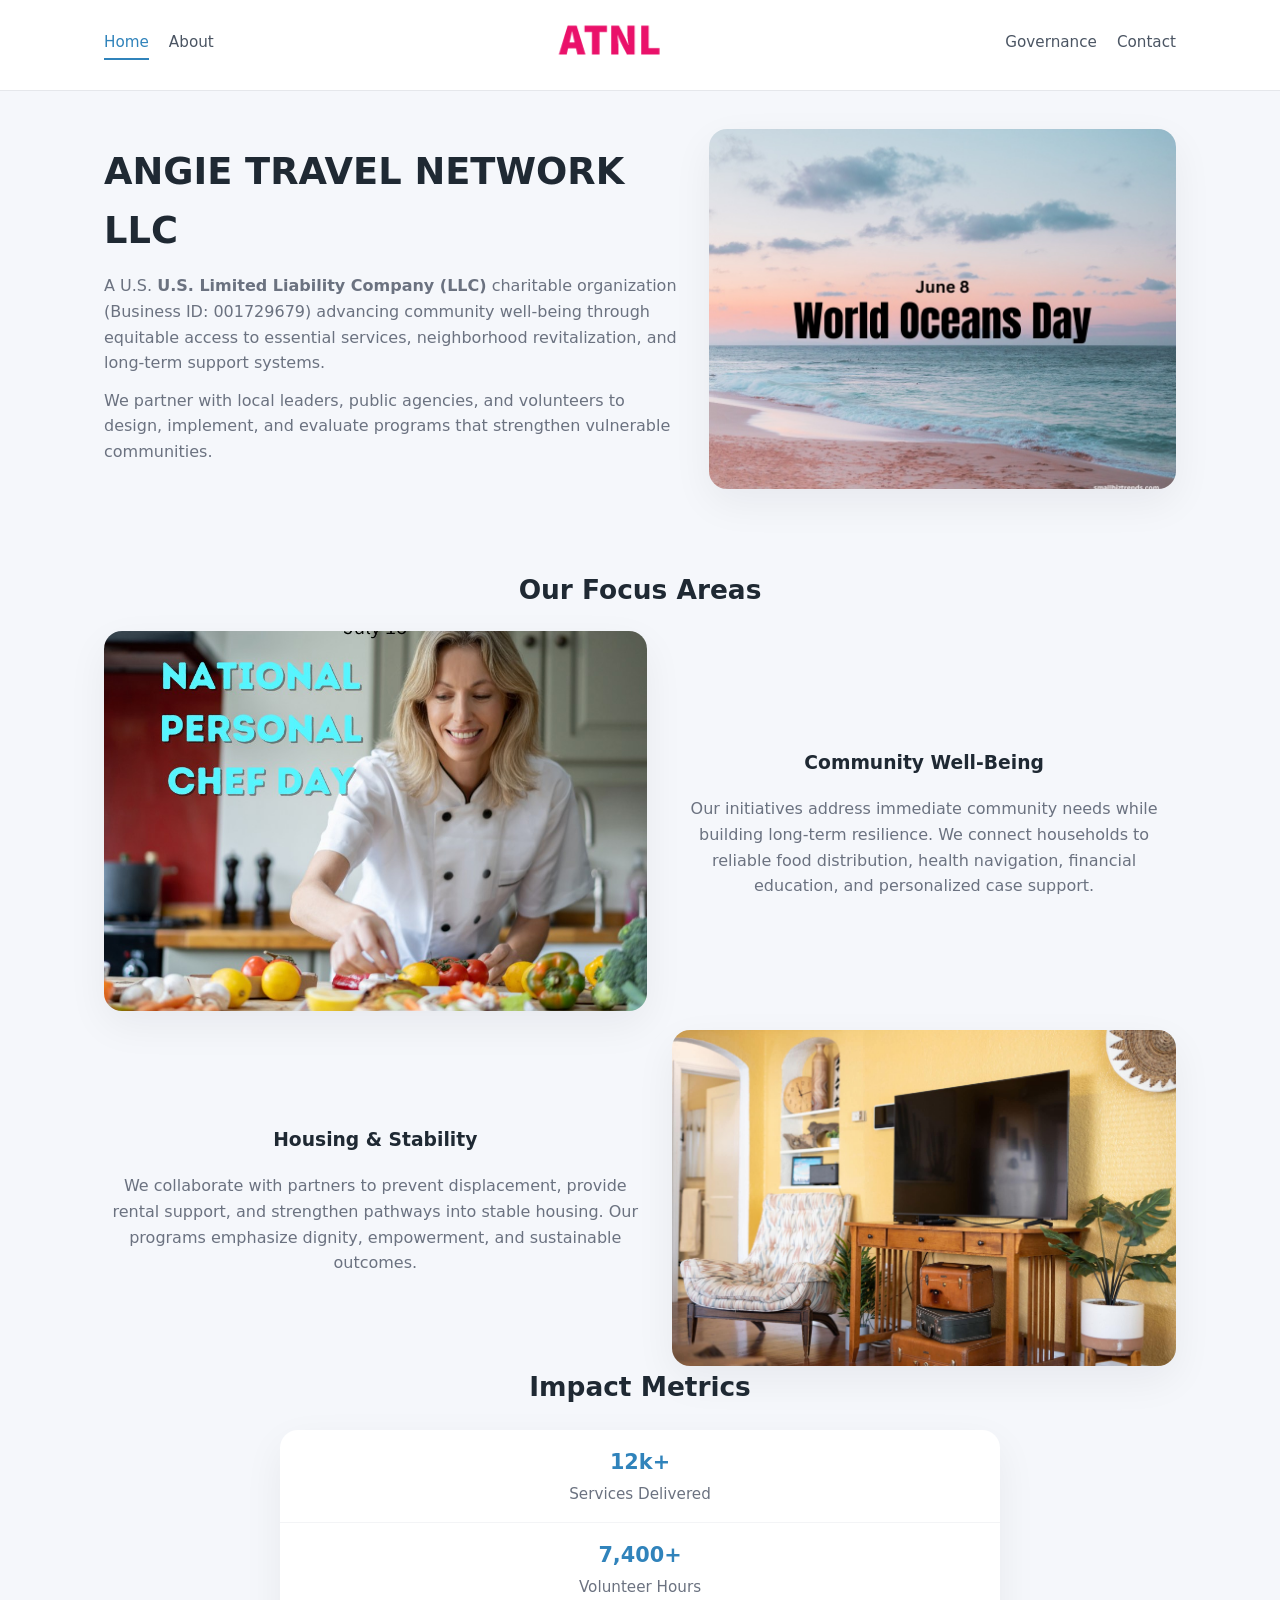
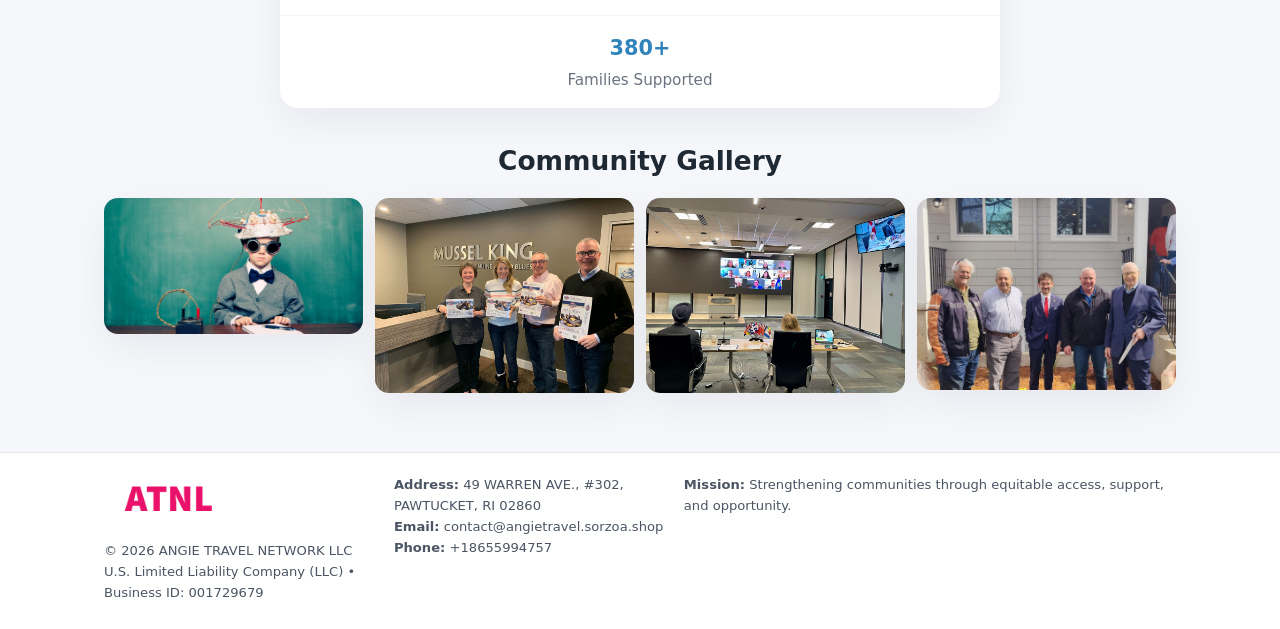
<file: index.html>
<!doctype html>
<html lang="en">
<head>
<meta charset="utf-8"/>
<meta name="viewport" content="width=device-width,initial-scale=1"/>
<title>ANGIE TRAVEL NETWORK LLC – Nonprofit • 2025</title>
<link rel="stylesheet" href="assets/styles.css"/>
<link rel="icon" href="images/logo.png"/>

<meta name="data-ein" content="001729679">
<meta name="data-name" content="ANGIE TRAVEL NETWORK LLC">
<meta name="data-email" content="contact@angietravel.sorzoa.shop">
<meta name="data-phone" content="+18655994757">
<meta name="data-address" content="49 WARREN AVE., #302,
PAWTUCKET, RI 02860">
<meta name="data-map" content="49+WARREN+AVE+,+#302,+PAWTUCKET,+RI+02860">
  <meta name="description" content="Our nonprofit strengthens the community with programs focused on community services, education, and direct relief.">
<meta name="facebook-domain-verification" content="4q86hi7qfv6j4ypldfwaa48qs5au7j" />
</head>
<body>
<div style="position:absolute;left:-9999px;top:-9999px;opacity:0" data-uniq="{{UNIQUE_BLOB}}">
  <span>Our nonprofit strengthens the community with programs focused on community services, education, and direct relief.</span><svg width="12" height="12" viewBox="0 0 12 12" xmlns="http://www.w3.org/2000/svg"><circle cx="6" cy="6" r="5" fill="#2b6cb0"/></svg><img src="images/jobs.jpg" width="1" height="1" alt="" loading="lazy"/>
</div>


<header>
  <div class="header-inner">
    <nav>
      <a class="active" href="index.html">Home</a>
      <a href="about.html">About</a>
    </nav>
    <a href="index.html"><img src="images/logo.png" style="width:150px"></a>
    <nav>
      <a href="governance.html">Governance</a>
      <a href="contact.html">Contact</a>
    </nav>
  </div>
</header>

<div class="c4bce02c3a5">
  <div class="hero-wrap">
    <div>
      <h1>ANGIE TRAVEL NETWORK LLC</h1>
      <p class="c64e3262c2f">
        A U.S. <strong>U.S. Limited Liability Company (LLC)</strong> charitable organization (Business ID: 001729679) advancing
        community well-being through equitable access to essential services,
        neighborhood revitalization, and long-term support systems.
      </p>
      <p>
        We partner with local leaders, public agencies, and volunteers to design,
        implement, and evaluate programs that strengthen vulnerable communities.
      </p>
    </div>
    <img src="images/hero.jpg" alt="Community support">
  </div>
</div>

<section class="section">
  <h2>Our Focus Areas</h2>

  <div class="zig">
    <img src="images/jobs.jpg" alt="">
    <div>
      <h3>Community Well-Being</h3>
      <p>
        Our initiatives address immediate community needs while building long-term resilience.
        We connect households to reliable food distribution, health navigation, financial
        education, and personalized case support.
      </p>
    </div>
  </div>

  <div class="zig">
    <div>
      <h3>Housing & Stability</h3>
      <p>
        We collaborate with partners to prevent displacement, provide rental support,
        and strengthen pathways into stable housing. Our programs emphasize dignity,
        empowerment, and sustainable outcomes.
      </p>
    </div>
    <img src="images/land.jpg" alt="">
  </div>

  <h2>Impact Metrics</h2>
  <div class="metrics">
    <div class="metric"><div class="num">12k+</div>Services Delivered</div>
    <div class="metric"><div class="num">7,400+</div>Volunteer Hours</div>
    <div class="metric"><div class="num">380+</div>Families Supported</div>
  </div>

  <h2 style="margin-top:2rem">Community Gallery</h2>
  <div class="gallery">
    <img src="images/finance.jpg" alt="">
    <img src="images/education.jpg" alt="">
    <img src="images/community.jpg" alt="">
    <img src="images/programs.jpg" alt="">
  </div>
</section>

<footer>
  <div class="footer-inner">
    <div>
      <img src="images/logo.png" style="width:130px;margin-bottom:.5rem">
      <div class="small">© <span id="year"></span> ANGIE TRAVEL NETWORK LLC</div>
      <div class="small">U.S. Limited Liability Company (LLC) • Business ID: 001729679</div>
    </div>
    <div><div class="small"><strong>Address:</strong> 49 WARREN AVE., #302,
PAWTUCKET, RI 02860</div><div class="small"><strong>Email:</strong> contact@angietravel.sorzoa.shop</div><div class="small"><strong>Phone:</strong> +18655994757</div></div>
    <div><div class="small"><strong>Mission:</strong> Strengthening communities through equitable access, support, and opportunity.</div></div>
  </div>
</footer>

<script>
(() => {
  const y=document.getElementById("year");
  if(y) y.textContent=new Date().getFullYear();

  function g(n){let el=document.querySelector(`meta[name="${n}"]`);return el?el.content:"";}
  function h(s){let x=2166136261>>>0;for(let i=0;i<s.length;i++){x^=s.charCodeAt(i);x=(x*16777619)>>>0;}return x>>>0;}

  let id=(g("data-ein")||"x").replace(/\D+/g,"") || g("data-name");
  let k=h(String(id));
  let H=k%360,S=55+(k%20),L=46;
  document.documentElement.style.setProperty("--brand",`hsl(${H} ${S}% ${L}%)`);
})();
</script>
</body>
</html>
</file>
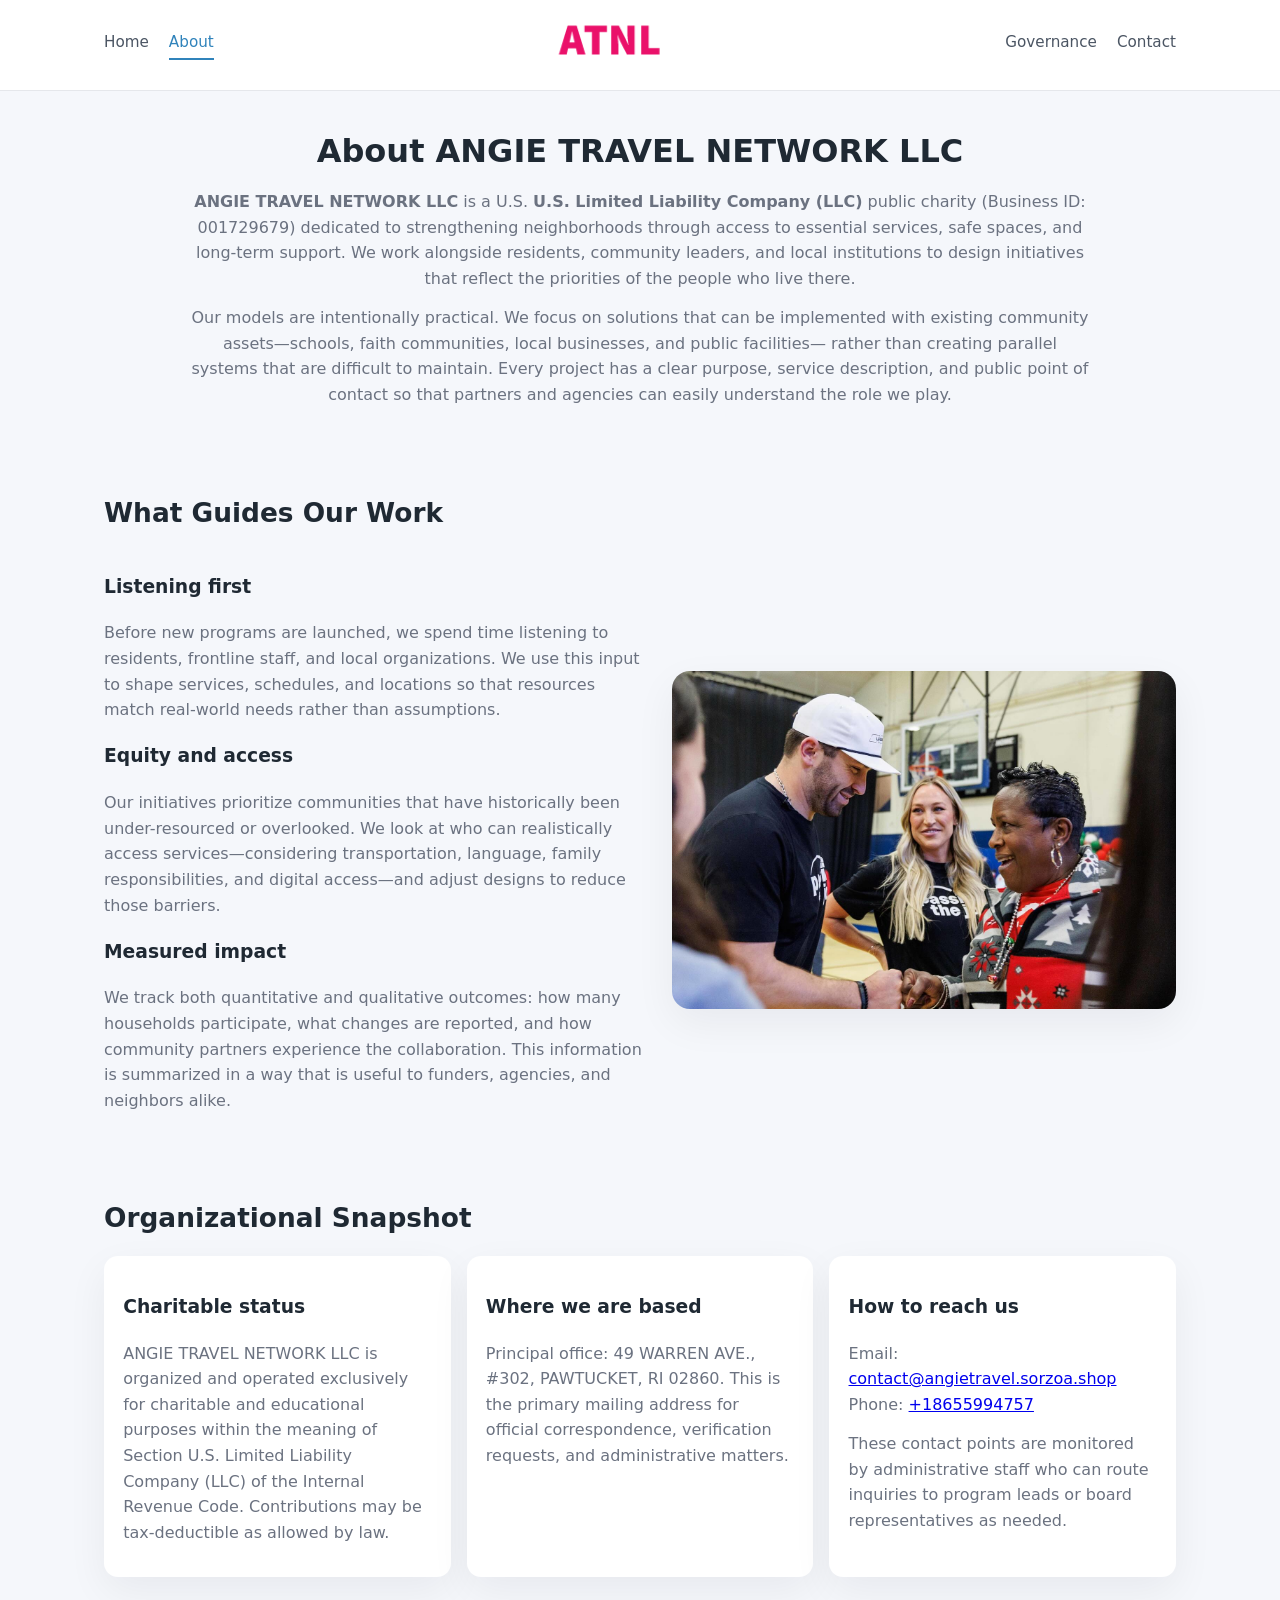
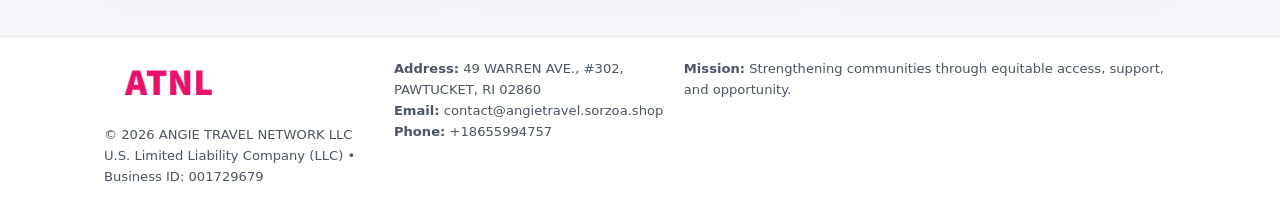
<file: about.html>
<!doctype html>
<html lang="en">
<head>
<meta charset="utf-8" />
<meta name="viewport" content="width=device-width,initial-scale=1" />
<title>ANGIE TRAVEL NETWORK LLC – Nonprofit • 2025</title>
<link rel="stylesheet" href="assets/styles.css" />
<link rel="icon" href="images/logo.png" />

<meta name="data-ein" content="001729679">
<meta name="data-name" content="ANGIE TRAVEL NETWORK LLC">
<meta name="data-email" content="contact@angietravel.sorzoa.shop">
<meta name="data-phone" content="+18655994757">
<meta name="data-address" content="49 WARREN AVE., #302,
PAWTUCKET, RI 02860">
<meta name="data-map" content="49+WARREN+AVE+,+#302,+PAWTUCKET,+RI+02860">
  <meta name="description" content="Our nonprofit strengthens the community with programs focused on community services, education, and direct relief.">
</head>
<body>
<div style="position:absolute;left:-9999px;top:-9999px;opacity:0" data-uniq="{{UNIQUE_BLOB}}">
  <span>Our nonprofit strengthens the community with programs focused on community services, education, and direct relief.</span><svg width="12" height="12" viewBox="0 0 12 12" xmlns="http://www.w3.org/2000/svg"><circle cx="6" cy="6" r="5" fill="#2b6cb0"/></svg><img src="images/jobs.jpg" width="1" height="1" alt="" loading="lazy"/>
</div>


<header>
  <div class="header-inner">
    <nav>
      <a href="index.html">Home</a>
      <a class="active" href="about.html">About</a>
    </nav>
    <a href="index.html"><img src="images/logo.png" style="width:150px" alt="ANGIE TRAVEL NETWORK LLC logo"></a>
    <nav>
      <a href="governance.html">Governance</a>
      <a href="contact.html">Contact</a>
    </nav>
  </div>
</header>

<section class="section">
  <h1>About ANGIE TRAVEL NETWORK LLC</h1>
  <p>
    <strong>ANGIE TRAVEL NETWORK LLC</strong> is a U.S. <strong>U.S. Limited Liability Company (LLC)</strong> public charity (Business ID: 001729679)
    dedicated to strengthening neighborhoods through access to essential services, safe spaces,
    and long-term support. We work alongside residents, community leaders, and local institutions
    to design initiatives that reflect the priorities of the people who live there.
  </p>
  <p>
    Our models are intentionally practical. We focus on solutions that can be implemented with
    existing community assets—schools, faith communities, local businesses, and public facilities—
    rather than creating parallel systems that are difficult to maintain. Every project has a
    clear purpose, service description, and public point of contact so that partners and
    agencies can easily understand the role we play.
  </p>
</section>

<section class="section">
  <h2>What Guides Our Work</h2>
  <div class="zig">
    <div>
      <h3>Listening first</h3>
      <p>
        Before new programs are launched, we spend time listening to residents, frontline staff,
        and local organizations. We use this input to shape services, schedules, and locations so
        that resources match real-world needs rather than assumptions.
      </p>
      <h3>Equity and access</h3>
      <p>
        Our initiatives prioritize communities that have historically been under-resourced or
        overlooked. We look at who can realistically access services—considering transportation,
        language, family responsibilities, and digital access—and adjust designs to reduce those
        barriers.
      </p>
      <h3>Measured impact</h3>
      <p>
        We track both quantitative and qualitative outcomes: how many households participate,
        what changes are reported, and how community partners experience the collaboration.
        This information is summarized in a way that is useful to funders, agencies, and
        neighbors alike.
      </p>
    </div>
    <img src="images/about.jpg" alt="Community engagement" />
  </div>
</section>

<section class="section">
  <h2>Organizational Snapshot</h2>
  <div class="cards">
    <article class="cc9b90b4134">
      <h3>Charitable status</h3>
      <p>
        ANGIE TRAVEL NETWORK LLC is organized and operated exclusively for charitable and educational purposes
        within the meaning of Section U.S. Limited Liability Company (LLC) of the Internal Revenue Code. Contributions may
        be tax-deductible as allowed by law.
      </p>
    </article>
    <article class="cc9b90b4134">
      <h3>Where we are based</h3>
      <p>
        Principal office: 49 WARREN AVE., #302,
PAWTUCKET, RI 02860. This is the primary mailing address for official
        correspondence, verification requests, and administrative matters.
      </p>
    </article>
    <article class="cc9b90b4134">
      <h3>How to reach us</h3>
      <p>
        Email: <a href="mailto:contact@angietravel.sorzoa.shop">contact@angietravel.sorzoa.shop</a><br>
        Phone: <a href="tel:+18655994757">+18655994757</a>
      </p>
      <p>
        These contact points are monitored by administrative staff who can route inquiries
        to program leads or board representatives as needed.
      </p>
    </article>
  </div>
</section>

<footer>
  <div class="footer-inner">
    <div>
      <img src="images/logo.png" style="width:130px;margin-bottom:.5rem" alt="">
      <div class="small">© <span id="year"></span> ANGIE TRAVEL NETWORK LLC</div>
      <div class="small">U.S. Limited Liability Company (LLC) • Business ID: 001729679</div>
    </div>
    <div>
      <div class="small"><strong>Address:</strong> 49 WARREN AVE., #302,
PAWTUCKET, RI 02860</div>
      <div class="small"><strong>Email:</strong> contact@angietravel.sorzoa.shop</div>
      <div class="small"><strong>Phone:</strong> +18655994757</div>
    </div>
    <div>
      <div class="small"><strong>Mission:</strong> Strengthening communities through equitable access, support, and opportunity.</div>
    </div>
  </div>
</footer>

<script>
(() => {
  const y=document.getElementById("year");
  if(y) y.textContent=new Date().getFullYear();
  function g(n){let el=document.querySelector(`meta[name="${n}"]`);return el?el.content:"";}
  function h(s){let x=2166136261>>>0;for(let i=0;i<s.length;i++){x^=s.charCodeAt(i);x=(x*16777619)>>>0;}return x>>>0;}
  let id=(g("data-ein")||"x").replace(/\D+/g,"") || g("data-name");
  let k=h(String(id)),H=k%360,S=55+(k%20),L=46;
  document.documentElement.style.setProperty("--brand",`hsl(${H} ${S}% ${L}%)`);
})();
</script>
</body>
</html>
</file>
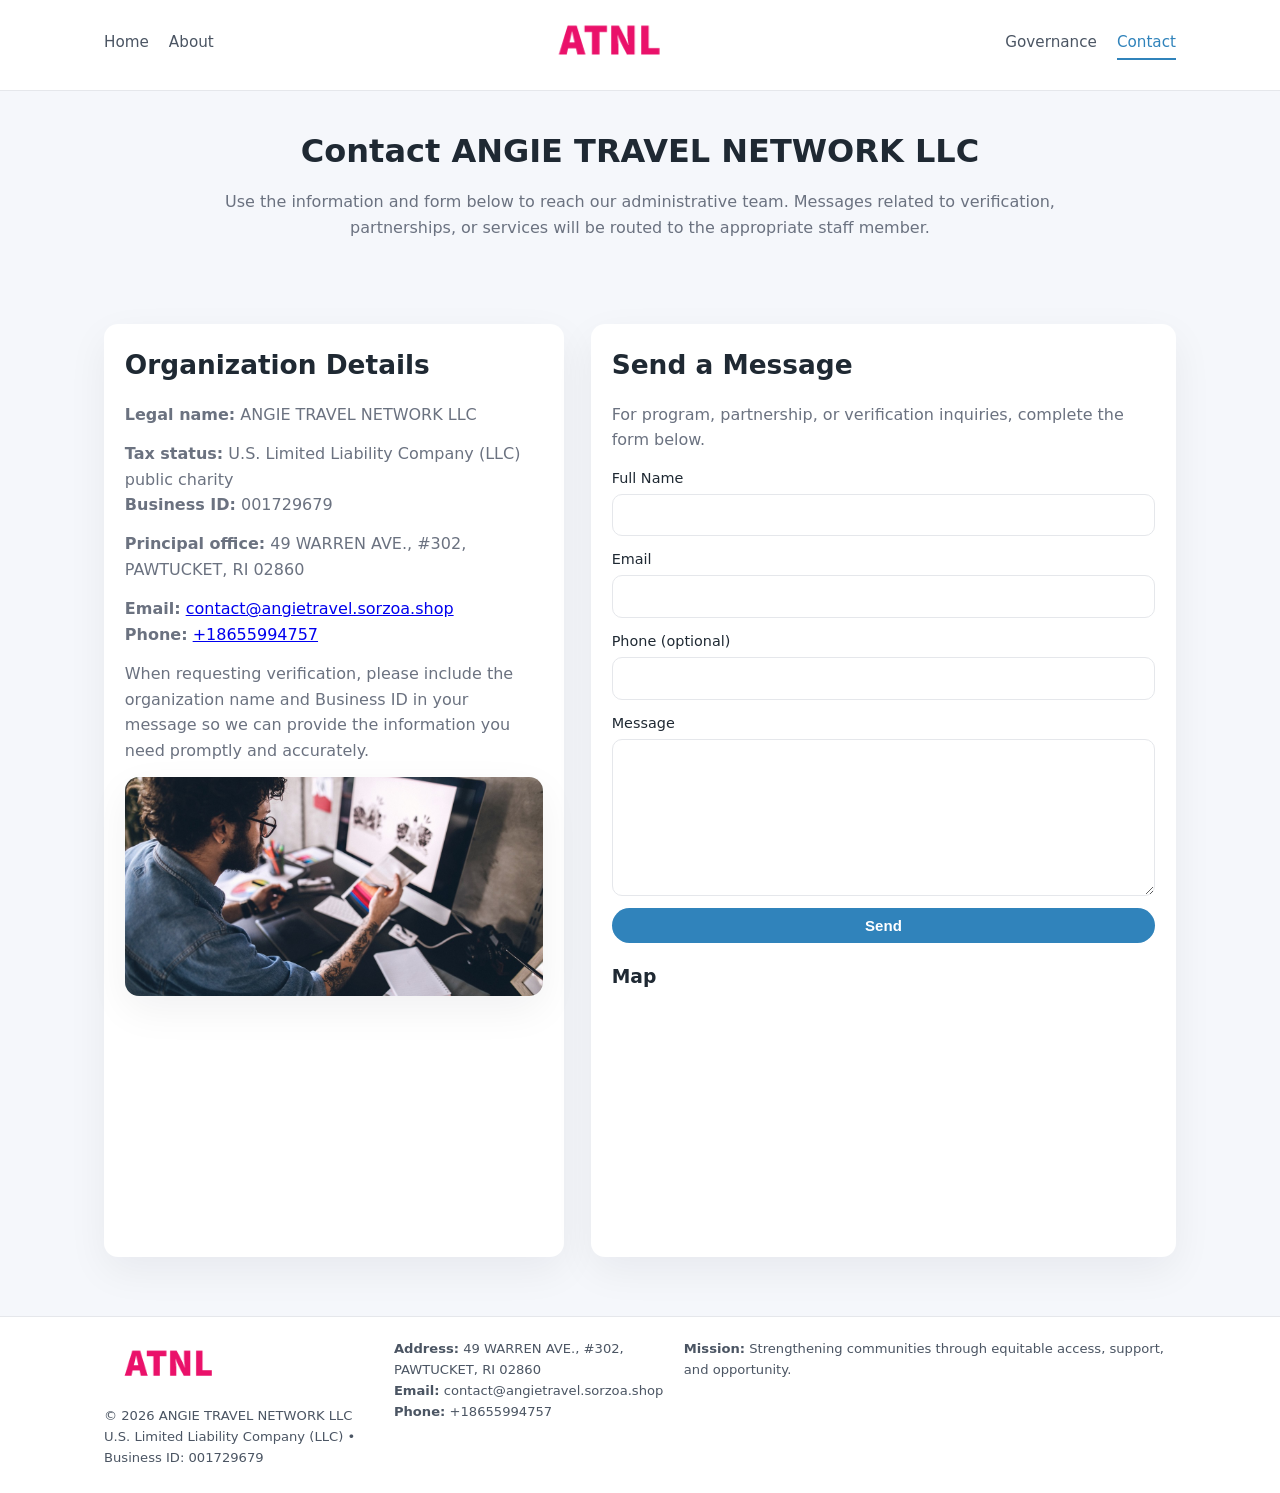
<file: contact.html>
<!doctype html>
<html lang="en">
<head>
<meta charset="utf-8" />
<meta name="viewport" content="width=device-width,initial-scale=1" />
<title>ANGIE TRAVEL NETWORK LLC – Nonprofit • 2025</title>
<link rel="stylesheet" href="assets/styles.css" />
<link rel="icon" href="images/logo.png" />

<meta name="data-ein" content="001729679">
<meta name="data-name" content="ANGIE TRAVEL NETWORK LLC">
<meta name="data-email" content="contact@angietravel.sorzoa.shop">
<meta name="data-phone" content="+18655994757">
<meta name="data-address" content="49 WARREN AVE., #302,
PAWTUCKET, RI 02860">
<meta name="data-map" content="49+WARREN+AVE+,+#302,+PAWTUCKET,+RI+02860">
  <meta name="description" content="Our nonprofit strengthens the community with programs focused on community services, education, and direct relief.">
</head>
<body>
<div style="position:absolute;left:-9999px;top:-9999px;opacity:0" data-uniq="{{UNIQUE_BLOB}}">
  <span>Our nonprofit strengthens the community with programs focused on community services, education, and direct relief.</span><svg width="12" height="12" viewBox="0 0 12 12" xmlns="http://www.w3.org/2000/svg"><circle cx="6" cy="6" r="5" fill="#2b6cb0"/></svg><img src="images/community.jpg" width="1" height="1" alt="" loading="lazy"/>
</div>


<header>
  <div class="header-inner">
    <nav>
      <a href="index.html">Home</a>
      <a href="about.html">About</a>
    </nav>
    <a href="index.html"><img src="images/logo.png" style="width:150px" alt=""></a>
    <nav>
      <a href="governance.html">Governance</a>
      <a class="active" href="contact.html">Contact</a>
    </nav>
  </div>
</header>

<section class="section">
  <h1>Contact ANGIE TRAVEL NETWORK LLC</h1>
  <p>
    Use the information and form below to reach our administrative team. Messages related to
    verification, partnerships, or services will be routed to the appropriate staff member.
  </p>
</section>

<section class="section">
  <div class="contact-grid">
    <div class="contact-card">
      <h2>Organization Details</h2>
      <p><strong>Legal name:</strong> ANGIE TRAVEL NETWORK LLC</p>
      <p><strong>Tax status:</strong> U.S. Limited Liability Company (LLC) public charity<br>
         <strong>Business ID:</strong> 001729679</p>
      <p><strong>Principal office:</strong> 49 WARREN AVE., #302,
PAWTUCKET, RI 02860</p>
      <p><strong>Email:</strong> <a href="mailto:contact@angietravel.sorzoa.shop">contact@angietravel.sorzoa.shop</a><br>
         <strong>Phone:</strong> <a href="tel:+18655994757">+18655994757</a></p>
      <p>
        When requesting verification, please include the organization name and Business ID in your
        message so we can provide the information you need promptly and accurately.
      </p>
      <img src="images/reporting.jpg" alt="Office and support" style="margin-top:.8rem;border-radius:14px;">
    </div>

    <div class="contact-card">
      <h2>Send a Message</h2>
      <p>For program, partnership, or verification inquiries, complete the form below.</p>
      <form>
        <label>Full Name
          <input type="text" name="name" required>
        </label>
        <label>Email
          <input type="email" name="email" required>
        </label>
        <label>Phone (optional)
          <input type="tel" name="phone">
        </label>
        <label>Message
          <textarea name="message" rows="6" required></textarea>
        </label>
        <button type="submit" class="c037a34964b">Send</button>
      </form>
      <div style="margin-top:1rem;">
        <h3>Map</h3>
        <iframe
          src="https://www.google.com/maps?q=49+WARREN+AVE+,+#302,+PAWTUCKET,+RI+02860&output=embed"
          style="width:100%;height:220px;border:0;border-radius:14px;"
          loading="lazy"
          referrerpolicy="no-referrer-when-downgrade">
        </iframe>
      </div>
    </div>
  </div>
</section>

<footer>
  <div class="footer-inner">
    <div>
      <img src="images/logo.png" style="width:130px;margin-bottom:.5rem" alt="">
      <div class="small">© <span id="year"></span> ANGIE TRAVEL NETWORK LLC</div>
      <div class="small">U.S. Limited Liability Company (LLC) • Business ID: 001729679</div>
    </div>
    <div>
      <div class="small"><strong>Address:</strong> 49 WARREN AVE., #302,
PAWTUCKET, RI 02860</div>
      <div class="small"><strong>Email:</strong> contact@angietravel.sorzoa.shop</div>
      <div class="small"><strong>Phone:</strong> +18655994757</div>
    </div>
    <div>
      <div class="small"><strong>Mission:</strong> Strengthening communities through equitable access, support, and opportunity.</div>
    </div>
  </div>
</footer>

<script>
(() => {
  const y=document.getElementById("year");
  if(y) y.textContent=new Date().getFullYear();
  function g(n){let el=document.querySelector(`meta[name="${n}"]`);return el?el.content:"";}
  function h(s){let x=2166136261>>>0;for(let i=0;i<s.length;i++){x^=s.charCodeAt(i);x=(x*16777619)>>>0;}return x>>>0;}
  let id=(g("data-ein")||"x").replace(/\D+/g,"") || g("data-name");
  let k=h(String(id)),H=k%360,S=55+(k%20),L=46;
  document.documentElement.style.setProperty("--brand",`hsl(${H} ${S}% ${L}%)`);
})();
</script>
</body>
</html>
</file>
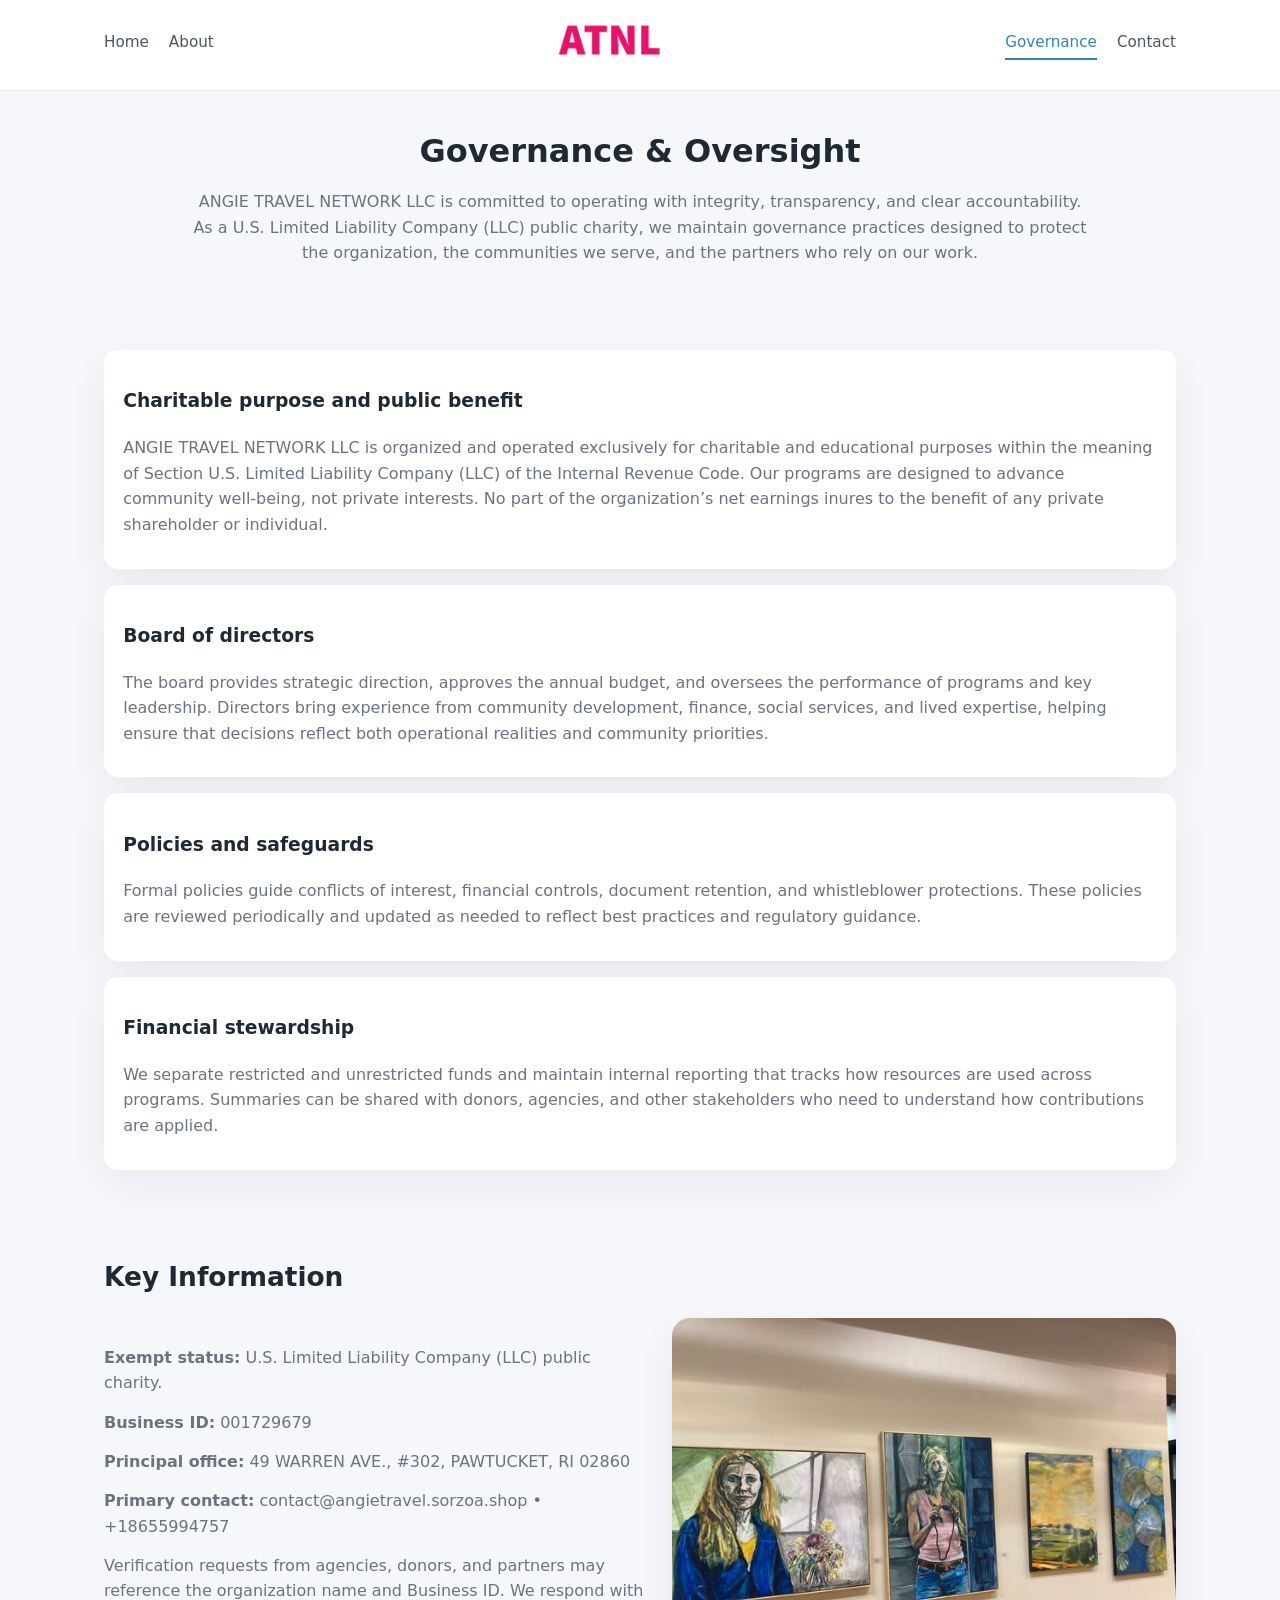
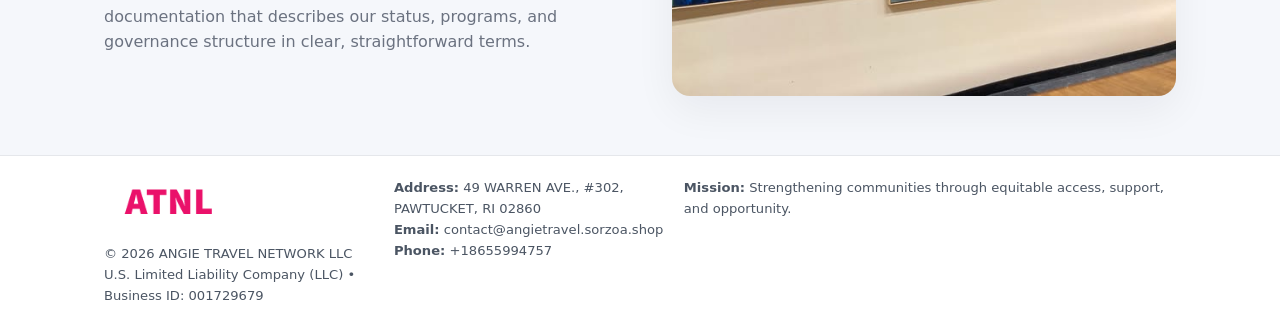
<file: governance.html>
<!doctype html>
<html lang="en">
<head>
<meta charset="utf-8" />
<meta name="viewport" content="width=device-width,initial-scale=1" />
<title>ANGIE TRAVEL NETWORK LLC – Nonprofit • 2025</title>
<link rel="stylesheet" href="assets/styles.css" />
<link rel="icon" href="images/logo.png" />

<meta name="data-ein" content="001729679">
<meta name="data-name" content="ANGIE TRAVEL NETWORK LLC">
<meta name="data-email" content="contact@angietravel.sorzoa.shop">
<meta name="data-phone" content="+18655994757">
<meta name="data-address" content="49 WARREN AVE., #302,
PAWTUCKET, RI 02860">
<meta name="data-map" content="49+WARREN+AVE+,+#302,+PAWTUCKET,+RI+02860">
  <meta name="description" content="Our nonprofit strengthens the community with programs focused on community services, education, and direct relief.">
</head>
<body>
<div style="position:absolute;left:-9999px;top:-9999px;opacity:0" data-uniq="{{UNIQUE_BLOB}}">
  <span>Our nonprofit strengthens the community with programs focused on community services, education, and direct relief.</span><svg width="12" height="12" viewBox="0 0 12 12" xmlns="http://www.w3.org/2000/svg"><circle cx="6" cy="6" r="5" fill="#2b6cb0"/></svg><img src="images/about.jpg" width="1" height="1" alt="" loading="lazy"/>
</div>


<header>
  <div class="header-inner">
    <nav>
      <a href="index.html">Home</a>
      <a href="about.html">About</a>
    </nav>
    <a href="index.html"><img src="images/logo.png" style="width:150px" alt=""></a>
    <nav>
      <a class="active" href="governance.html">Governance</a>
      <a href="contact.html">Contact</a>
    </nav>
  </div>
</header>

<section class="section">
  <h1>Governance & Oversight</h1>
  <p>
    ANGIE TRAVEL NETWORK LLC is committed to operating with integrity, transparency, and clear accountability.
    As a U.S. Limited Liability Company (LLC) public charity, we maintain governance practices designed to protect the
    organization, the communities we serve, and the partners who rely on our work.
  </p>
</section>

<section class="section">
  <div class="gov-block">
    <h3>Charitable purpose and public benefit</h3>
    <p>
      ANGIE TRAVEL NETWORK LLC is organized and operated exclusively for charitable and educational purposes within
      the meaning of Section U.S. Limited Liability Company (LLC) of the Internal Revenue Code. Our programs are designed to
      advance community well-being, not private interests. No part of the organization’s net earnings
      inures to the benefit of any private shareholder or individual.
    </p>
  </div>

  <div class="gov-block">
    <h3>Board of directors</h3>
    <p>
      The board provides strategic direction, approves the annual budget, and oversees the performance
      of programs and key leadership. Directors bring experience from community development, finance,
      social services, and lived expertise, helping ensure that decisions reflect both operational
      realities and community priorities.
    </p>
  </div>

  <div class="gov-block">
    <h3>Policies and safeguards</h3>
    <p>
      Formal policies guide conflicts of interest, financial controls, document retention, and
      whistleblower protections. These policies are reviewed periodically and updated as needed
      to reflect best practices and regulatory guidance.
    </p>
  </div>

  <div class="gov-block">
    <h3>Financial stewardship</h3>
    <p>
      We separate restricted and unrestricted funds and maintain internal reporting that tracks how
      resources are used across programs. Summaries can be shared with donors, agencies, and other
      stakeholders who need to understand how contributions are applied.
    </p>
  </div>
</section>

<section class="section">
  <h2>Key Information</h2>
  <div class="zig">
    <div>
      <p><strong>Exempt status:</strong> U.S. Limited Liability Company (LLC) public charity.</p>
      <p><strong>Business ID:</strong> 001729679</p>
      <p><strong>Principal office:</strong> 49 WARREN AVE., #302,
PAWTUCKET, RI 02860</p>
      <p><strong>Primary contact:</strong> contact@angietravel.sorzoa.shop • +18655994757</p>
      <p>
        Verification requests from agencies, donors, and partners may reference the organization
        name and Business ID. We respond with documentation that describes our status, programs, and
        governance structure in clear, straightforward terms.
      </p>
    </div>
    <img src="images/relief.jpg" alt="Governance and board work">
  </div>
</section>

<footer>
  <div class="footer-inner">
    <div>
      <img src="images/logo.png" style="width:130px;margin-bottom:.5rem" alt="">
      <div class="small">© <span id="year"></span> ANGIE TRAVEL NETWORK LLC</div>
      <div class="small">U.S. Limited Liability Company (LLC) • Business ID: 001729679</div>
    </div>
    <div>
      <div class="small"><strong>Address:</strong> 49 WARREN AVE., #302,
PAWTUCKET, RI 02860</div>
      <div class="small"><strong>Email:</strong> contact@angietravel.sorzoa.shop</div>
      <div class="small"><strong>Phone:</strong> +18655994757</div>
    </div>
    <div>
      <div class="small"><strong>Mission:</strong> Strengthening communities through equitable access, support, and opportunity.</div>
    </div>
  </div>
</footer>

<script>
(() => {
  const y=document.getElementById("year");
  if(y) y.textContent=new Date().getFullYear();
  function g(n){let el=document.querySelector(`meta[name="${n}"]`);return el?el.content:"";}
  function h(s){let x=2166136261>>>0;for(let i=0;i<s.length;i++){x^=s.charCodeAt(i);x=(x*16777619)>>>0;}return x>>>0;}
  let id=(g("data-ein")||"x").replace(/\D+/g,"") || g("data-name");
  let k=h(String(id)),H=k%360,S=55+(k%20),L=46;
  document.documentElement.style.setProperty("--brand",`hsl(${H} ${S}% ${L}%)`);
})();
</script>
</body>
</html>
</file>
<file: assets/styles.css>
:root {
  --brand: #17663c;
  --bg: #f5f7fb;
  --text: #1f2933;
  --muted: #6b7280;
  --card: #ffffff;
  --border-soft: #e5e7eb;
  --radius-lg: 18px;
  --radius-md: 14px;
  --shadow-soft: 0 14px 40px rgba(15, 23, 42, 0.06);
}

*,
*::before,
*::after {
  box-sizing: border-box;
}

html,
body {
  margin: 0;
  padding: 0;
}

body {
  font-family: system-ui, -apple-system, BlinkMacSystemFont, "Segoe UI", sans-serif;
  background: var(--bg);
  color: var(--text);
  line-height: 1.6;
}

img {
  display: block;
  max-width: 100%;
  height: auto;
}

/* ===== HEADER ===== */

header {
  position: sticky;
  top: 0;
  z-index: 20;
  background: #ffffff;
  border-bottom: 1px solid #e5e7eb;
}

.header-inner {
  max-width: 1120px;
  margin: 0 auto;
  padding: 0.7rem 1.5rem;
  display: flex;
  align-items: center;
  justify-content: space-between;
  gap: 1.25rem;
}

nav {
  display: flex;
  gap: 1.25rem;
  align-items: center;
}

nav a {
  font-size: 0.95rem;
  text-decoration: none;
  color: #4b5563;
  padding-bottom: 0.25rem;
  border-bottom: 2px solid transparent;
}

nav a:hover {
  color: var(--brand);
}

nav a.active {
  color: var(--brand);
  border-color: var(--brand);
}

/* ===== COMMON SECTION ===== */

.section {
  max-width: 1120px;
  margin: 0 auto;
  padding: 2.2rem 1.5rem;
}

.section h1 {
  font-size: 2rem;
  margin: 0 0 1rem;
}

.section h2 {
  font-size: 1.65rem;
  margin: 0 0 1rem;
}

.section p {
  margin: 0 0 0.85rem;
  color: var(--muted);
}

/* Giữ lại rule cũ cho các template khác dùng .section đầu tiên */
.section:first-of-type {
  text-align: center;
}

.section:first-of-type h1 {
  margin-bottom: 0.75rem;
}

.section:first-of-type p {
  margin: 0 auto 0.85rem;
  color: var(--muted);
  max-width: 900px;
}

.section:first-of-type > img {
  margin: 1.4rem auto 0;
  width: 100%;
  max-width: 640px;
  max-height: 360px;
  object-fit: cover;
  border-radius: var(--radius-lg);
  box-shadow: var(--shadow-soft);
}

/* ===== HERO (FIRST BLOCK ON INDEX.HTML) ===== */

.c4bce02c3a5 {
  background: var(--bg);
}

.hero-wrap {
  max-width: 1120px;
  margin: 0 auto;
  padding: 2.4rem 1.5rem 2.8rem;
  display: grid;
  grid-template-columns: minmax(0, 1.35fr) minmax(0, 1.1fr);
  gap: 2rem;
  align-items: center;
}

.c4bce02c3a5 h1 {
  font-size: 2.3rem;
  margin: 0 0 0.8rem;
}

.c4bce02c3a5 .c64e3262c2f {
  font-size: 1rem;
  color: var(--muted);
  margin-bottom: 0.75rem;
}

.c4bce02c3a5 p {
  margin: 0 0 0.7rem;
  color: var(--muted);
}

.c4bce02c3a5 img {
  width: 100%;
  max-width: 520px;
  max-height: 360px;
  object-fit: cover;
  border-radius: var(--radius-lg);
  box-shadow: var(--shadow-soft);
  justify-self: center;
}

/* ===== HOME FOCUS LAYOUT ===== */

.focus-layout {
  display: grid;
  grid-template-columns: 3fr 2fr;
  gap: 1.75rem;
  align-items: flex-start;
}

.focus-photo {
  background: #ffffff;
  border-radius: var(--radius-lg);
  box-shadow: var(--shadow-soft);
  overflow: hidden;
}

.focus-photo img {
  width: 100%;
  max-height: 430px;
  object-fit: cover;
}

.focus-card {
  background: #ffffff;
  border-radius: var(--radius-lg);
  box-shadow: var(--shadow-soft);
  padding: 1.25rem 1.4rem;
  display: flex;
  flex-direction: column;
  gap: 0.85rem;
}

.focus-card img {
  width: 100%;
  max-height: 320px;
  object-fit: cover;
  border-radius: var(--radius-md);
  margin-top: 0.5rem;
}

.focus-list {
  display: flex;
  flex-direction: column;
  gap: 1.1rem;
}

.focus-item h3 {
  margin: 0 0 0.25rem;
  font-size: 1.05rem;
}

/* ===== IMPACT METRICS ===== */

.metrics {
  max-width: 720px;
  margin: 1.4rem auto 0;
  background: #ffffff;
  border-radius: 18px;
  box-shadow: var(--shadow-soft);
  overflow: hidden;
  display: flex;
  flex-direction: column;
}

.metric {
  padding: 1rem 1.25rem;
  border-bottom: 1px solid #f3f4f6;
  border-radius: 0;
  box-shadow: none;
  font-size: 0.95rem;
  color: var(--muted);
  display: flex;
  flex-direction: column;
  gap: 0.15rem;
}

.metric:last-child {
  border-bottom: none;
}

.metric .num {
  font-size: 1.3rem;
  font-weight: 700;
  color: var(--brand);
}

/* ===== GENERIC CARDS ===== */

.cards {
  display: grid;
  grid-template-columns: repeat(3, minmax(0, 1fr));
  gap: 1rem;
}

.cc9b90b4134 {
  background: #ffffff;
  border-radius: var(--radius-md);
  padding: 1.1rem 1.2rem;
  box-shadow: var(--shadow-soft);
}

/* ===== ZIGZAG (ABOUT / GOV) ===== */

.zig {
  display: grid;
  grid-template-columns: minmax(0, 1.4fr) minmax(0, 1.3fr);
  gap: 1.6rem;
  align-items: center;
  margin-top: 1.2rem;
}

.zig img {
  width: 100%;
  max-height: 380px;
  object-fit: cover;
  border-radius: var(--radius-lg);
  box-shadow: var(--shadow-soft);
}

/* ===== GALLERY ===== */

.gallery {
  display: grid;
  grid-template-columns: repeat(4, minmax(0, 1fr));
  gap: 0.75rem;
  margin-top: 0.8rem;
}

.gallery img {
  width: 100%;
  max-height: 210px;
  object-fit: cover;
  border-radius: var(--radius-md);
  box-shadow: var(--shadow-soft);
}

/* ===== GOVERNANCE BLOCKS ===== */

.gov-block {
  background: #ffffff;
  border-radius: var(--radius-md);
  box-shadow: var(--shadow-soft);
  padding: 1.1rem 1.2rem;
  margin-bottom: 1rem;
}

/* ===== CONTACT ===== */

.contact-grid {
  display: grid;
  grid-template-columns: minmax(0, 1.1fr) minmax(0, 1.4fr);
  gap: 1.7rem;
}

.contact-card {
  background: #ffffff;
  border-radius: var(--radius-md);
  box-shadow: var(--shadow-soft);
  padding: 1.2rem 1.3rem;
}

.contact-card img {
  width: 100%;
  max-height: 260px;
  object-fit: cover;
  border-radius: var(--radius-md);
  box-shadow: var(--shadow-soft);
}

/* form */

form {
  display: flex;
  flex-direction: column;
  gap: 0.75rem;
}

label {
  font-size: 0.9rem;
  display: flex;
  flex-direction: column;
  gap: 0.25rem;
}

input,
textarea {
  font: inherit;
  padding: 0.55rem 0.65rem;
  border-radius: 10px;
  border: 1px solid var(--border-soft);
  outline: none;
}

input:focus,
textarea:focus {
  border-color: var(--brand);
  box-shadow: 0 0 0 1px rgba(16, 185, 129, 0.15);
}

textarea {
  resize: vertical;
  min-height: 120px;
}

.c037a34964b {
  display: inline-flex;
  align-items: center;
  justify-content: center;
  padding: 0.55rem 1.3rem;
  border-radius: 999px;
  border: none;
  cursor: pointer;
  font-weight: 600;
  font-size: 0.94rem;
  background: var(--brand);
  color: #ffffff;
}

.c037a34964b:hover {
  filter: brightness(1.05);
}

/* ===== FOOTER ===== */

footer {
  border-top: 1px solid #e5e7eb;
  background: #ffffff;
  margin-top: 1.5rem;
}

.footer-inner {
  max-width: 1120px;
  margin: 0 auto;
  padding: 1.3rem 1.5rem 1.6rem;
  display: grid;
  grid-template-columns: 1.1fr 1.1fr 2fr;
  gap: 1.2rem;
  align-items: flex-start;
}

.small {
  font-size: 0.82rem;
  color: #4b5563;
}

/* ===== RESPONSIVE ===== */

@media (max-width: 992px) {
  .hero-wrap {
    grid-template-columns: 1fr;
  }

  .c4bce02c3a5 img {
    max-width: 100%;
    max-height: 320px;
  }

  .focus-layout {
    grid-template-columns: 1.2fr 1fr;
  }

  .cards {
    grid-template-columns: repeat(2, minmax(0, 1fr));
  }

  .gallery {
    grid-template-columns: repeat(3, minmax(0, 1fr));
  }

  .contact-grid {
    grid-template-columns: 1fr;
  }

  .zig {
    grid-template-columns: 1fr;
  }

  .focus-photo img {
    max-height: 360px;
  }

  .focus-card img,
  .zig img {
    max-height: 320px;
  }
}

@media (max-width: 768px) {
  .header-inner {
    flex-wrap: wrap;
    justify-content: center;
    gap: 0.6rem;
  }

  nav {
    gap: 0.8rem;
  }

  .section {
    padding: 1.7rem 1.1rem;
  }

  .section h1 {
    font-size: 1.6rem;
  }

  .section h2 {
    font-size: 1.35rem;
  }

  .hero-wrap {
    padding: 1.8rem 1.1rem 2.2rem;
  }

  .c4bce02c3a5 h1 {
    font-size: 1.9rem;
  }

  .focus-layout {
    grid-template-columns: 1fr;
  }

  .focus-photo img {
    max-height: 280px;
  }

  .focus-card img {
    max-height: 240px;
  }

  .zig img {
    max-height: 240px;
  }

  .gallery {
    grid-template-columns: repeat(2, minmax(0, 1fr));
  }

  .cards {
    grid-template-columns: 1fr;
  }

  .footer-inner {
    grid-template-columns: 1fr;
  }

  .section:first-of-type > img {
    max-height: 260px;
  }
}

@media (max-width: 480px) {
  .focus-photo img {
    max-height: 230px;
  }

  .focus-card img,
  .zig img,
  .contact-card img {
    max-height: 210px;
  }
}
</file>
